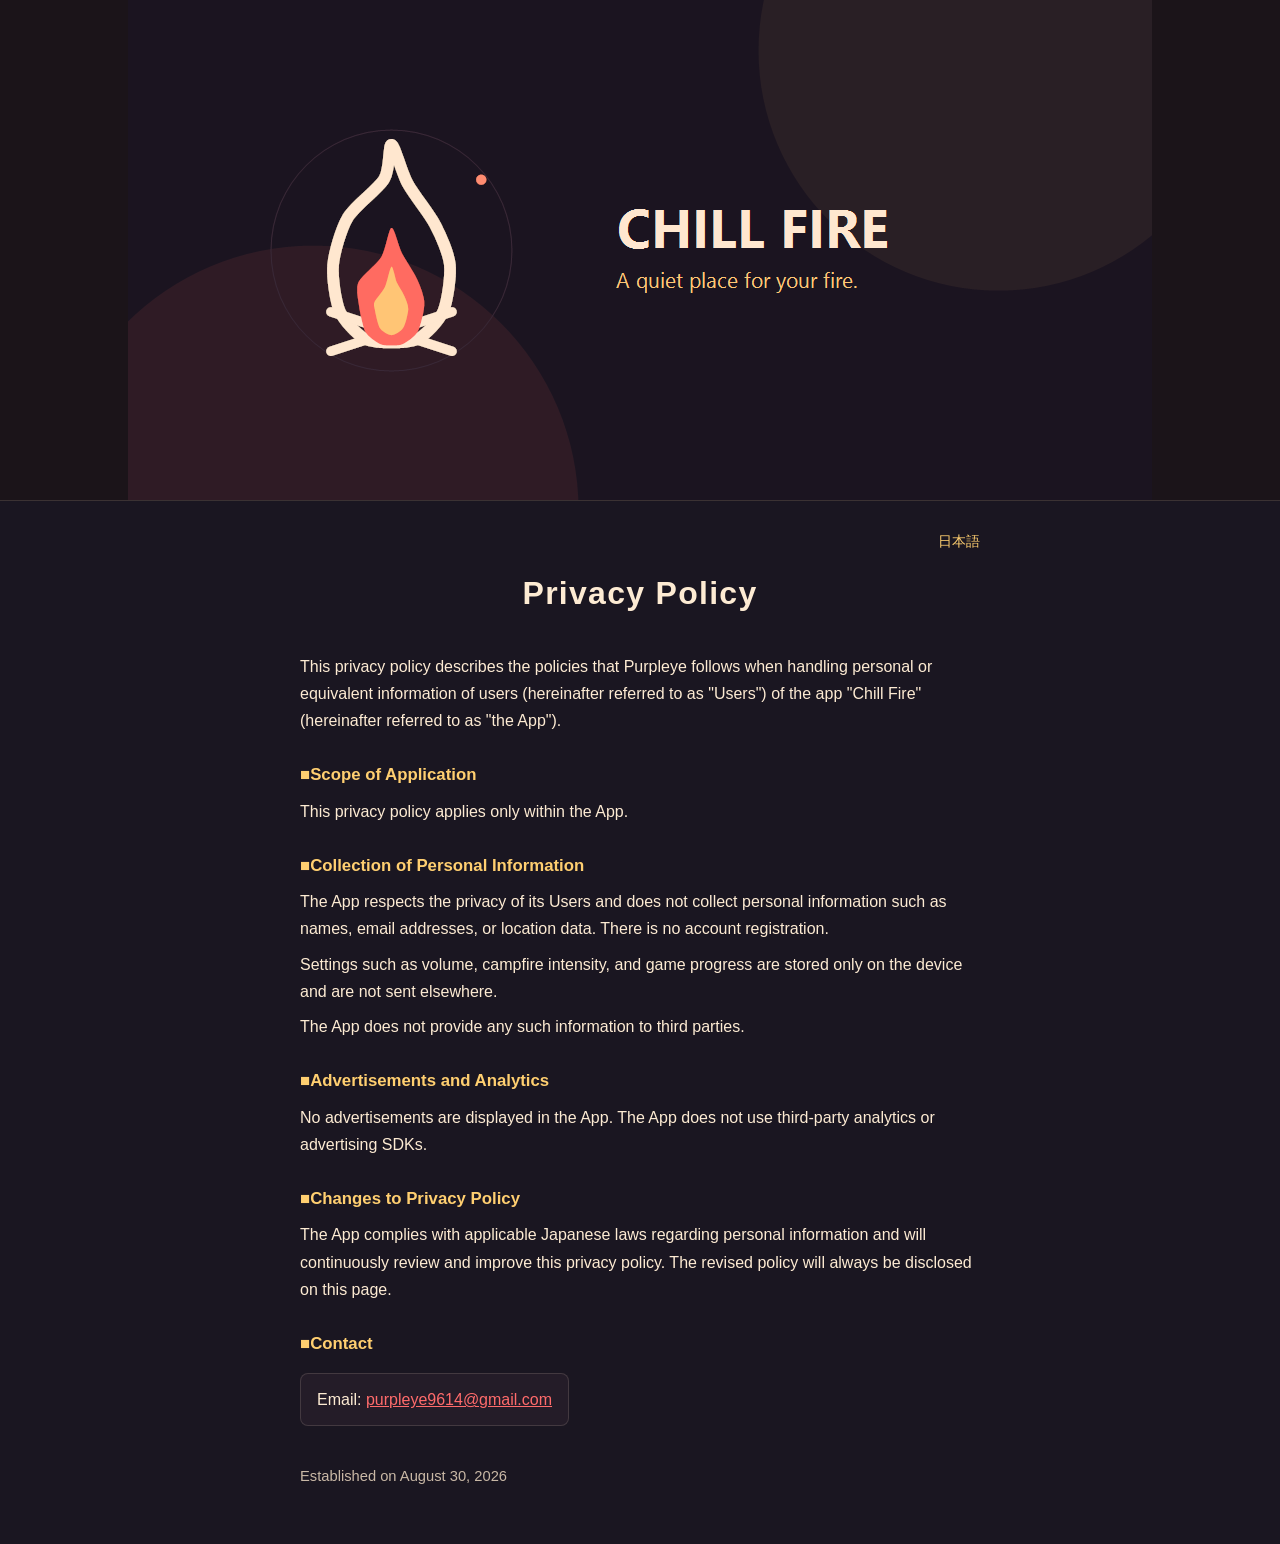
<file: index.html>
<!DOCTYPE html>
<html lang="ja">
<head>
  <meta charset="UTF-8">
  <meta name="viewport" content="width=device-width, initial-scale=1.0">
  <title>Redirecting...</title>
  <link rel="stylesheet" href="style.css">
  <script>
    document.addEventListener("DOMContentLoaded", function () {
      var userLang = navigator.language || navigator.userLanguage;
      if (userLang && userLang.toLowerCase().startsWith("ja")) {
        window.location.href = "index.ja.html";
      } else {
        window.location.href = "index.en.html";
      }
    });
  </script>
</head>
<body>
  <p class="wrap">Redirecting...</p>
</body>
</html>
</file>
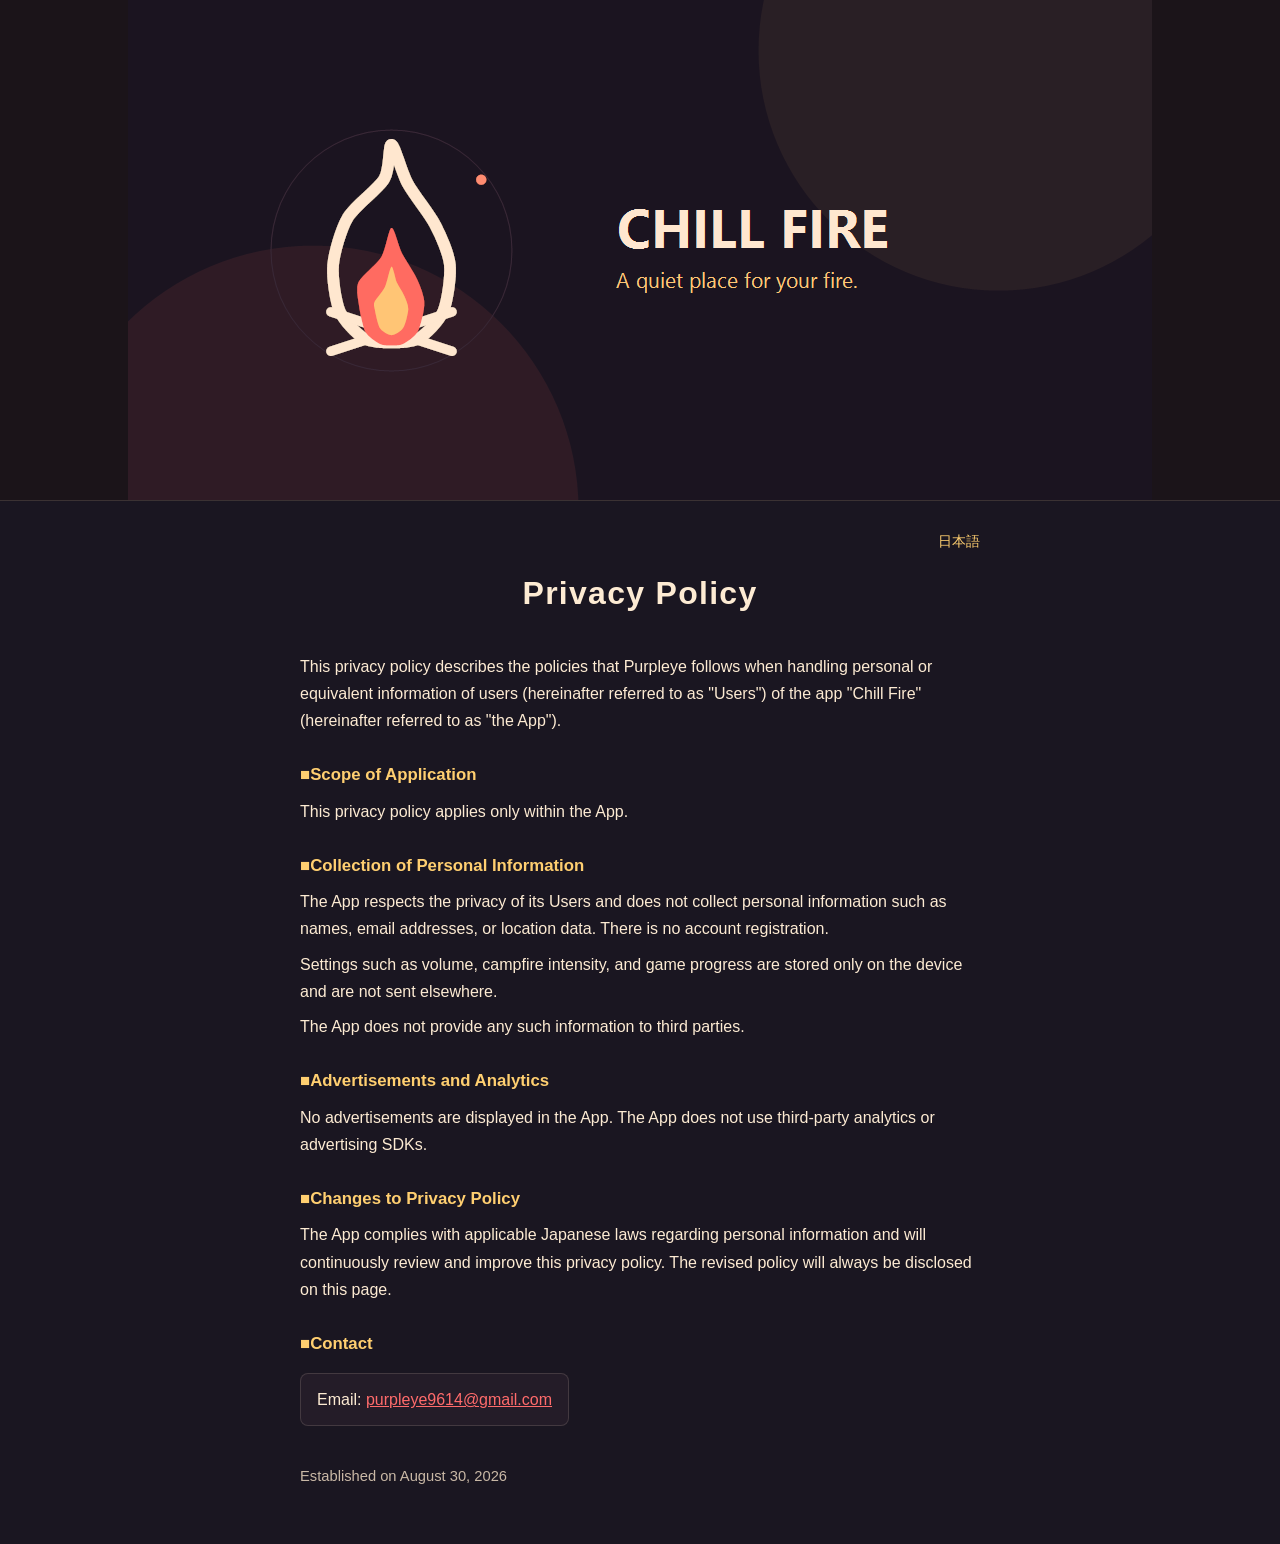
<file: index.en.html>
<!DOCTYPE html>
<html lang="en">
<head>
  <meta charset="UTF-8">
  <meta name="viewport" content="width=device-width, initial-scale=1.0">
  <title>Privacy Policy - Chill Fire</title>
  <link rel="stylesheet" href="style.css">
</head>
<body>
  <header class="hero">
    <img src="feature-graphic.png" width="1024" height="500" alt="Chill Fire">
  </header>
  <main class="wrap">
    <p class="lang"><a href="index.ja.html">日本語</a></p>
    <h1>Privacy Policy</h1>

    <p>This privacy policy describes the policies that Purpleye follows when handling personal or equivalent information of users (hereinafter referred to as "Users") of the app "Chill Fire" (hereinafter referred to as "the App").</p>

    <h3>■Scope of Application</h3>
    <p>This privacy policy applies only within the App.</p>

    <h3>■Collection of Personal Information</h3>
    <p>The App respects the privacy of its Users and does not collect personal information such as names, email addresses, or location data. There is no account registration.</p>
    <p>Settings such as volume, campfire intensity, and game progress are stored only on the device and are not sent elsewhere.</p>
    <p>The App does not provide any such information to third parties.</p>

    <h3>■Advertisements and Analytics</h3>
    <p>No advertisements are displayed in the App. The App does not use third-party analytics or advertising SDKs.</p>

    <h3>■Changes to Privacy Policy</h3>
    <p>The App complies with applicable Japanese laws regarding personal information and will continuously review and improve this privacy policy. The revised policy will always be disclosed on this page.</p>

    <h3>■Contact</h3>
    <p class="contact">Email: <a href="mailto:purpleye9614@gmail.com">purpleye9614@gmail.com</a></p>

    <p class="date">Established on August 30, 2026</p>
  </main>
</body>
</html>
</file>
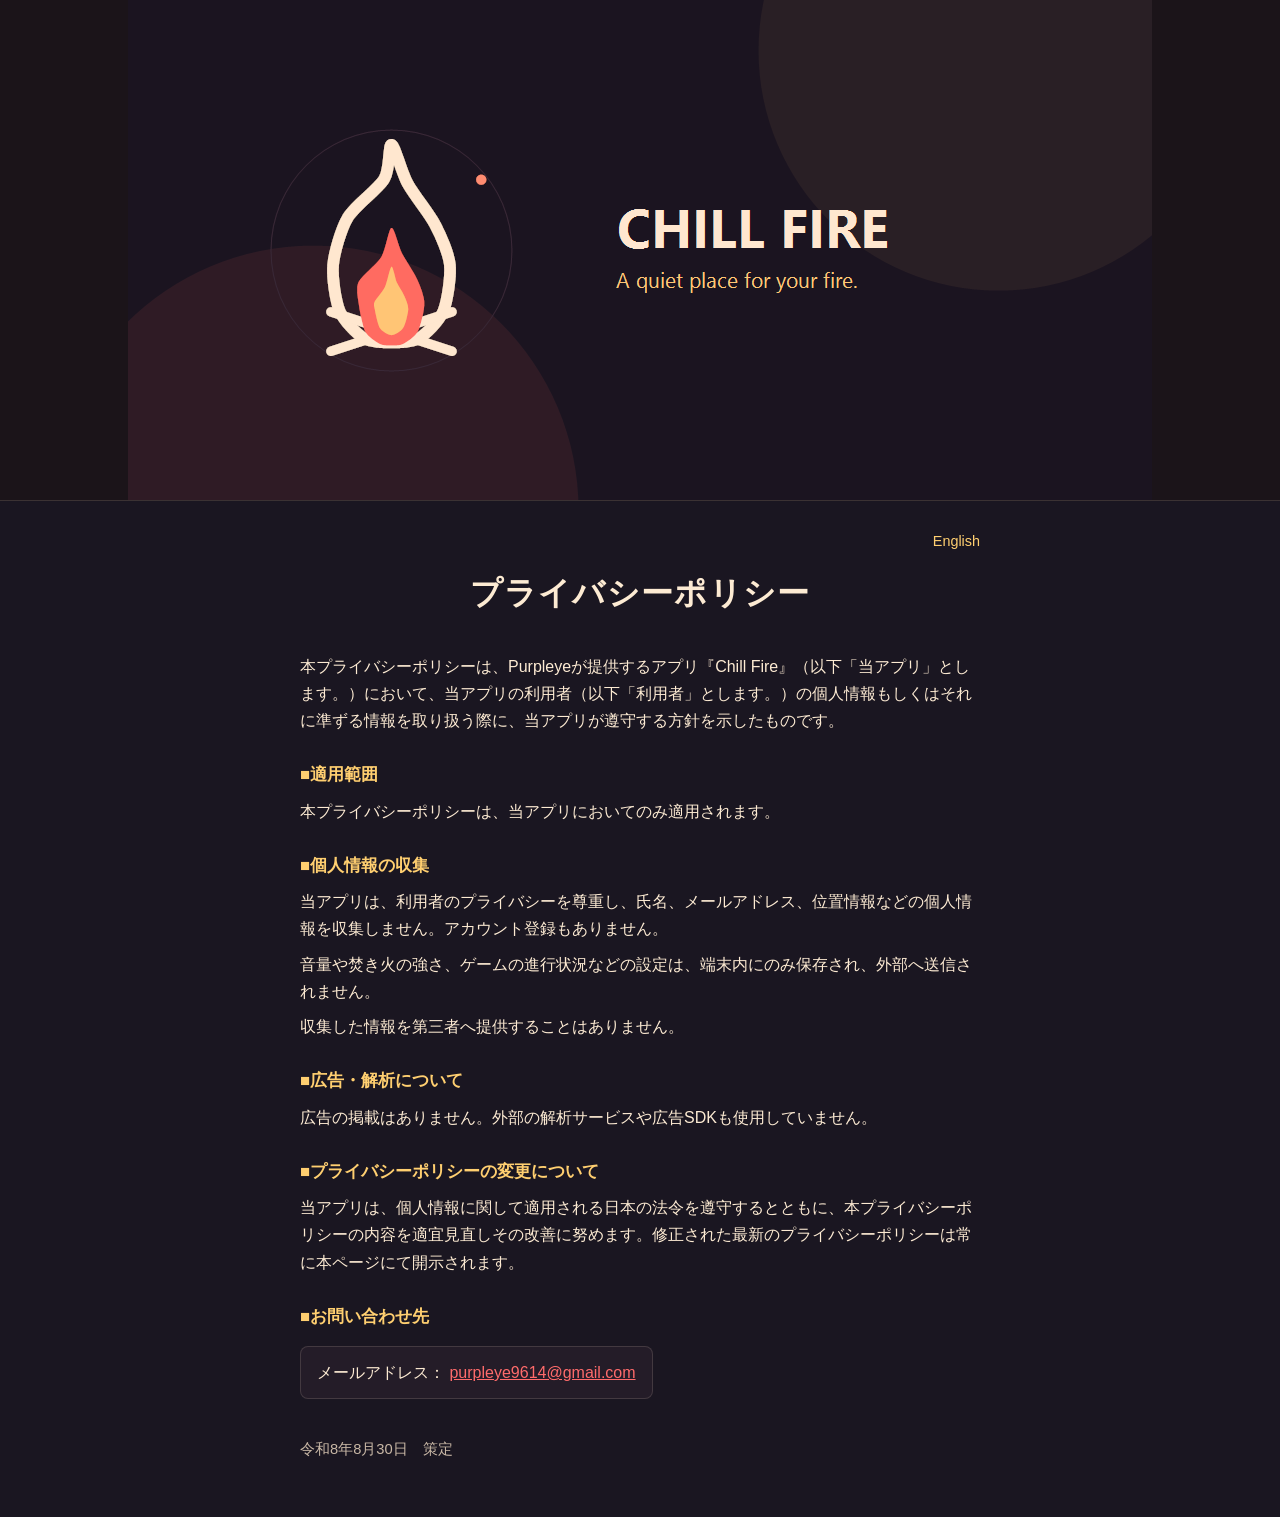
<file: index.ja.html>
<!DOCTYPE html>
<html lang="ja">
<head>
  <meta charset="UTF-8">
  <meta name="viewport" content="width=device-width, initial-scale=1.0">
  <title>プライバシーポリシー - Chill Fire</title>
  <link rel="stylesheet" href="style.css">
</head>
<body>
  <header class="hero">
    <img src="feature-graphic.png" width="1024" height="500" alt="Chill Fire">
  </header>
  <main class="wrap">
    <p class="lang"><a href="index.en.html">English</a></p>
    <h1>プライバシーポリシー</h1>

    <p>本プライバシーポリシーは、Purpleyeが提供するアプリ『Chill Fire』（以下「当アプリ」とします。）において、当アプリの利用者（以下「利用者」とします。）の個人情報もしくはそれに準ずる情報を取り扱う際に、当アプリが遵守する方針を示したものです。</p>

    <h3>■適用範囲</h3>
    <p>本プライバシーポリシーは、当アプリにおいてのみ適用されます。</p>

    <h3>■個人情報の収集</h3>
    <p>当アプリは、利用者のプライバシーを尊重し、氏名、メールアドレス、位置情報などの個人情報を収集しません。アカウント登録もありません。</p>
    <p>音量や焚き火の強さ、ゲームの進行状況などの設定は、端末内にのみ保存され、外部へ送信されません。</p>
    <p>収集した情報を第三者へ提供することはありません。</p>

    <h3>■広告・解析について</h3>
    <p>広告の掲載はありません。外部の解析サービスや広告SDKも使用していません。</p>

    <h3>■プライバシーポリシーの変更について</h3>
    <p>当アプリは、個人情報に関して適用される日本の法令を遵守するとともに、本プライバシーポリシーの内容を適宜見直しその改善に努めます。修正された最新のプライバシーポリシーは常に本ページにて開示されます。</p>

    <h3>■お問い合わせ先</h3>
    <p class="contact">メールアドレス： <a href="mailto:purpleye9614@gmail.com">purpleye9614@gmail.com</a></p>

    <p class="date">令和8年8月30日　策定</p>
  </main>
</body>
</html>
</file>
<file: style.css>
:root {
  --bg: #1a1621;
  --bg-panel: #241c28;
  --cream: #fdebd3;
  --cream-muted: #c9b8a6;
  --flame: #ff6b6b;
  --ember: #ffcf70;
  --border: rgba(253, 235, 211, 0.14);
}

* {
  box-sizing: border-box;
}

html,
body {
  margin: 0;
  padding: 0;
}

body {
  font-family: "Segoe UI", "Hiragino Sans", "Hiragino Kaku Gothic ProN", Meiryo, sans-serif;
  line-height: 1.7;
  background: var(--bg);
  color: var(--cream);
}

.hero {
  width: 100%;
  background: #1b1419;
  border-bottom: 1px solid var(--border);
}

.hero img {
  display: block;
  width: 100%;
  max-width: 1024px;
  height: auto;
  margin: 0 auto;
}

.wrap {
  max-width: 720px;
  margin: 0 auto;
  padding: 28px 20px 48px;
}

.lang {
  text-align: right;
  font-size: 0.9em;
  margin: 0 0 8px;
}

.lang a {
  color: var(--ember);
  text-decoration: none;
}

.lang a:hover {
  color: var(--flame);
  text-decoration: underline;
}

h1 {
  text-align: center;
  font-weight: 700;
  letter-spacing: 0.04em;
  color: var(--cream);
  margin: 0.4em 0 1em;
}

h3 {
  color: var(--ember);
  margin-top: 1.6em;
  margin-bottom: 0.4em;
  font-size: 1.05em;
  font-weight: 700;
}

p {
  margin: 0.5em 0;
  color: var(--cream);
}

a {
  color: var(--flame);
}

a:hover {
  color: var(--ember);
}

.contact {
  background: var(--bg-panel);
  border: 1px solid var(--border);
  padding: 12px 16px;
  border-radius: 8px;
  display: inline-block;
  margin-top: 0.5em;
}

.date {
  color: var(--cream-muted);
  margin-top: 2em;
  font-size: 0.92em;
}
</file>
